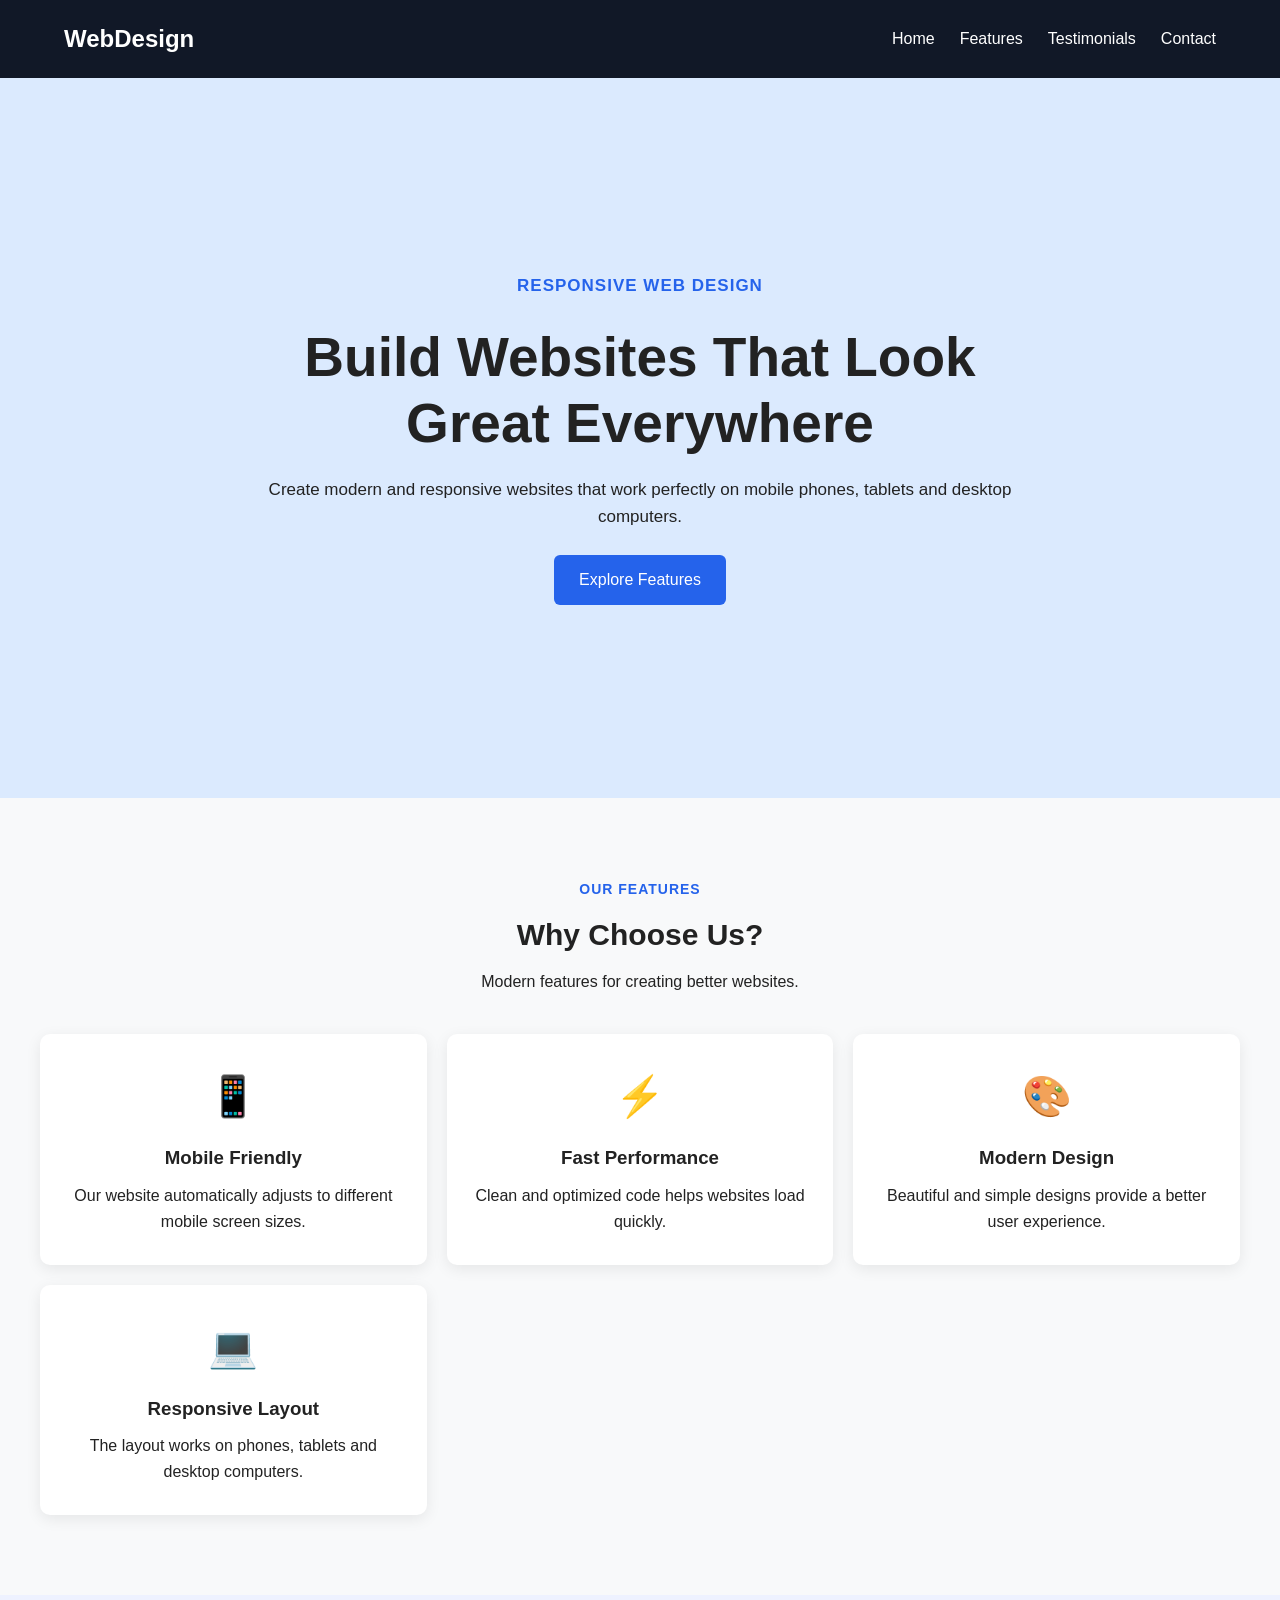
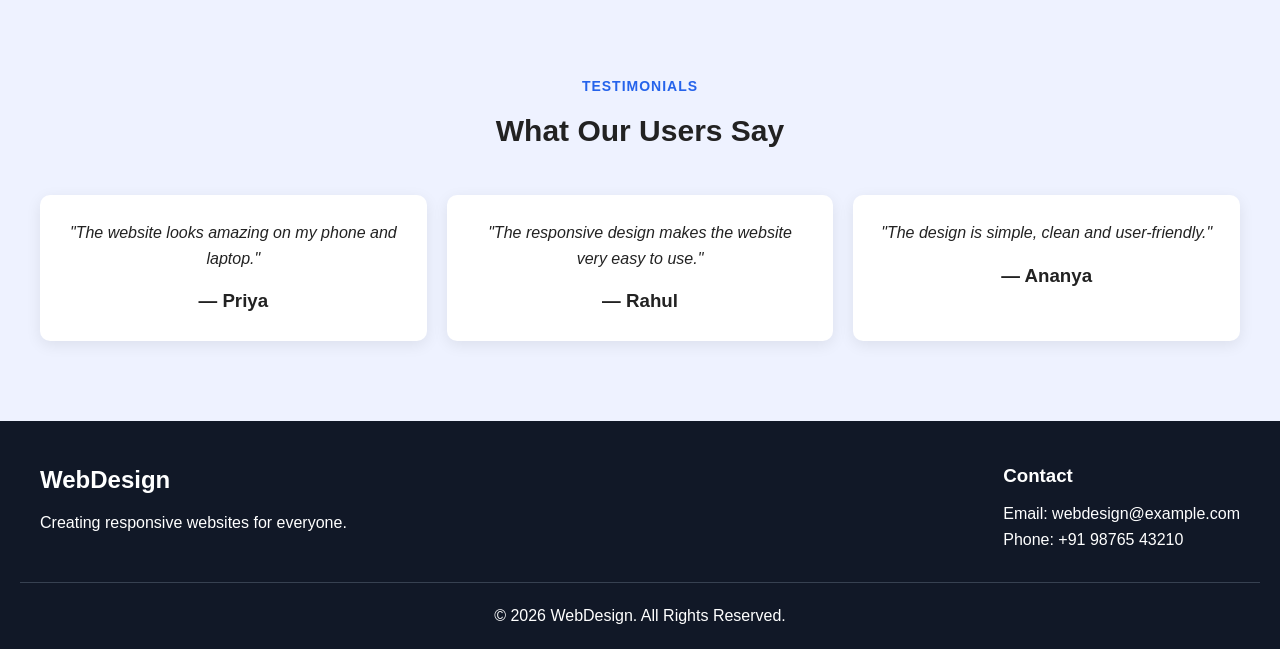
<file: index.html>
<!DOCTYPE html>
<html lang="en">
<head>
    <meta charset="UTF-8">

    <!-- Responsive Design -->
    <meta name="viewport" content="width=device-width, initial-scale=1.0">

    <meta name="description" content="Responsive Design Landing Page">

    <title>Responsive Design</title>

    <!-- Connect CSS -->
    <link rel="stylesheet" href="style.css">
</head>

<body>

    <!-- Navigation -->
    <header>
        <nav class="navbar">

            <h2 class="logo">WebDesign</h2>

            <ul class="nav-links">
                <li><a href="#home">Home</a></li>
                <li><a href="#features">Features</a></li>
                <li><a href="#testimonials">Testimonials</a></li>
                <li><a href="#contact">Contact</a></li>
            </ul>

        </nav>
    </header>


    <!-- Hero Section -->
    <section id="home" class="hero">

        <div class="hero-content">

            <p class="subtitle">RESPONSIVE WEB DESIGN</p>

            <h1>Build Websites That Look Great Everywhere</h1>

            <p>
                Create modern and responsive websites that work perfectly
                on mobile phones, tablets and desktop computers.
            </p>

            <a href="#features" class="button">
                Explore Features
            </a>

        </div>

    </section>


    <!-- Features Section -->
    <section id="features" class="features">

        <div class="section-title">
            <p class="subtitle">OUR FEATURES</p>

            <h2>Why Choose Us?</h2>

            <p>
                Modern features for creating better websites.
            </p>
        </div>


        <!-- CSS Grid -->
        <div class="feature-grid">

            <div class="feature-card">
                <div class="icon">📱</div>

                <h3>Mobile Friendly</h3>

                <p>
                    Our website automatically adjusts to different
                    mobile screen sizes.
                </p>
            </div>


            <div class="feature-card">
                <div class="icon">⚡</div>

                <h3>Fast Performance</h3>

                <p>
                    Clean and optimized code helps websites load
                    quickly.
                </p>
            </div>


            <div class="feature-card">
                <div class="icon">🎨</div>

                <h3>Modern Design</h3>

                <p>
                    Beautiful and simple designs provide a better
                    user experience.
                </p>
            </div>


            <div class="feature-card">
                <div class="icon">💻</div>

                <h3>Responsive Layout</h3>

                <p>
                    The layout works on phones, tablets and
                    desktop computers.
                </p>
            </div>

        </div>

    </section>


    <!-- Testimonials Section -->
    <section id="testimonials" class="testimonials">

        <div class="section-title">

            <p class="subtitle">TESTIMONIALS</p>

            <h2>What Our Users Say</h2>

        </div>


        <!-- Flexbox -->
        <div class="testimonial-container">

            <div class="testimonial-card">

                <p>
                    "The website looks amazing on my phone and laptop."
                </p>

                <h3>— Priya</h3>

            </div>


            <div class="testimonial-card">

                <p>
                    "The responsive design makes the website very easy
                    to use."
                </p>

                <h3>— Rahul</h3>

            </div>


            <div class="testimonial-card">

                <p>
                    "The design is simple, clean and user-friendly."
                </p>

                <h3>— Ananya</h3>

            </div>

        </div>

    </section>


    <!-- Footer -->
    <footer id="contact">

        <div class="footer-content">

            <div>
                <h2>WebDesign</h2>

                <p>
                    Creating responsive websites for everyone.
                </p>
            </div>


            <div>
                <h3>Contact</h3>

                <p>Email: webdesign@example.com</p>

                <p>Phone: +91 98765 43210</p>
            </div>

        </div>


        <p class="copyright">
            © 2026 WebDesign. All Rights Reserved.
        </p>

    </footer>

</body>
</html>
</file>
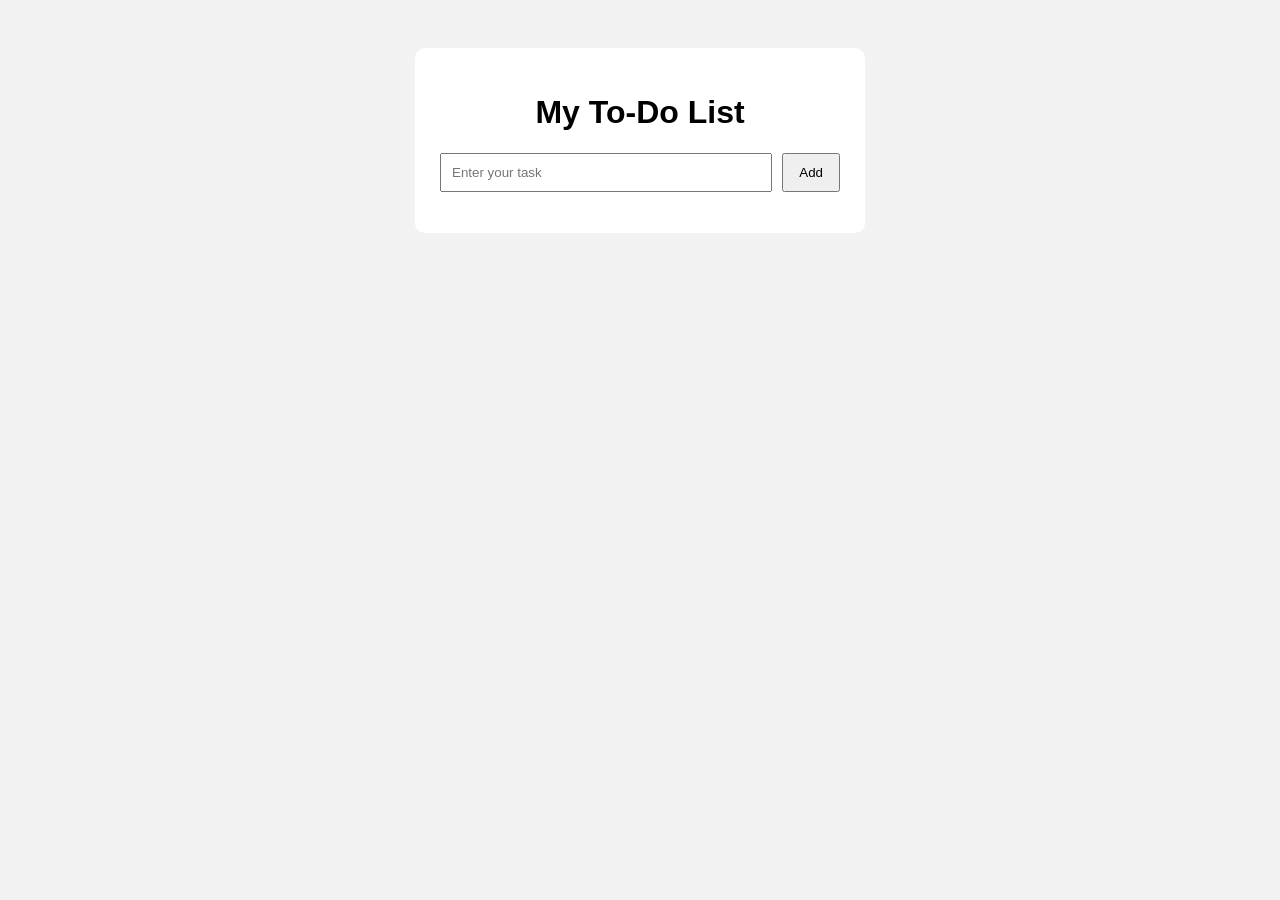
<file: Day3/day4/index.html>
<!DOCTYPE html>
<html lang="en">

<head>
    <meta charset="UTF-8">
    <meta name="viewport" content="width=device-width, initial-scale=1.0">

    <title>To-Do App</title>

    <style>
        body {
            font-family: Arial, sans-serif;
            background-color: #f2f2f2;
            padding: 40px;
        }

        .container {
            width: 400px;
            margin: auto;
            background: white;
            padding: 25px;
            border-radius: 10px;
        }

        h1 {
            text-align: center;
        }

        .input-box {
            display: flex;
            gap: 10px;
        }

        #taskInput {
            flex: 1;
            padding: 10px;
        }

        #addBtn {
            padding: 10px 15px;
            cursor: pointer;
        }

        #taskList {
            list-style: none;
            padding: 0;
        }

        .task {
            display: flex;
            justify-content: space-between;
            align-items: center;
            padding: 10px;
            margin-top: 10px;
            border: 1px solid #ddd;
            border-radius: 5px;
        }

        .completed {
            text-decoration: line-through;
        }

        button {
            cursor: pointer;
        }

        .delete-btn {
            margin-left: 5px;
        }
    </style>
</head>

<body>

    <div class="container">

        <h1>My To-Do List</h1>

        <div class="input-box">

            <input
                type="text"
                id="taskInput"
                placeholder="Enter your task"
            >

            <button id="addBtn">Add</button>

        </div>

        <ul id="taskList"></ul>

    </div>

    <script src="script.js"></script>

</body>

</html>
</file>
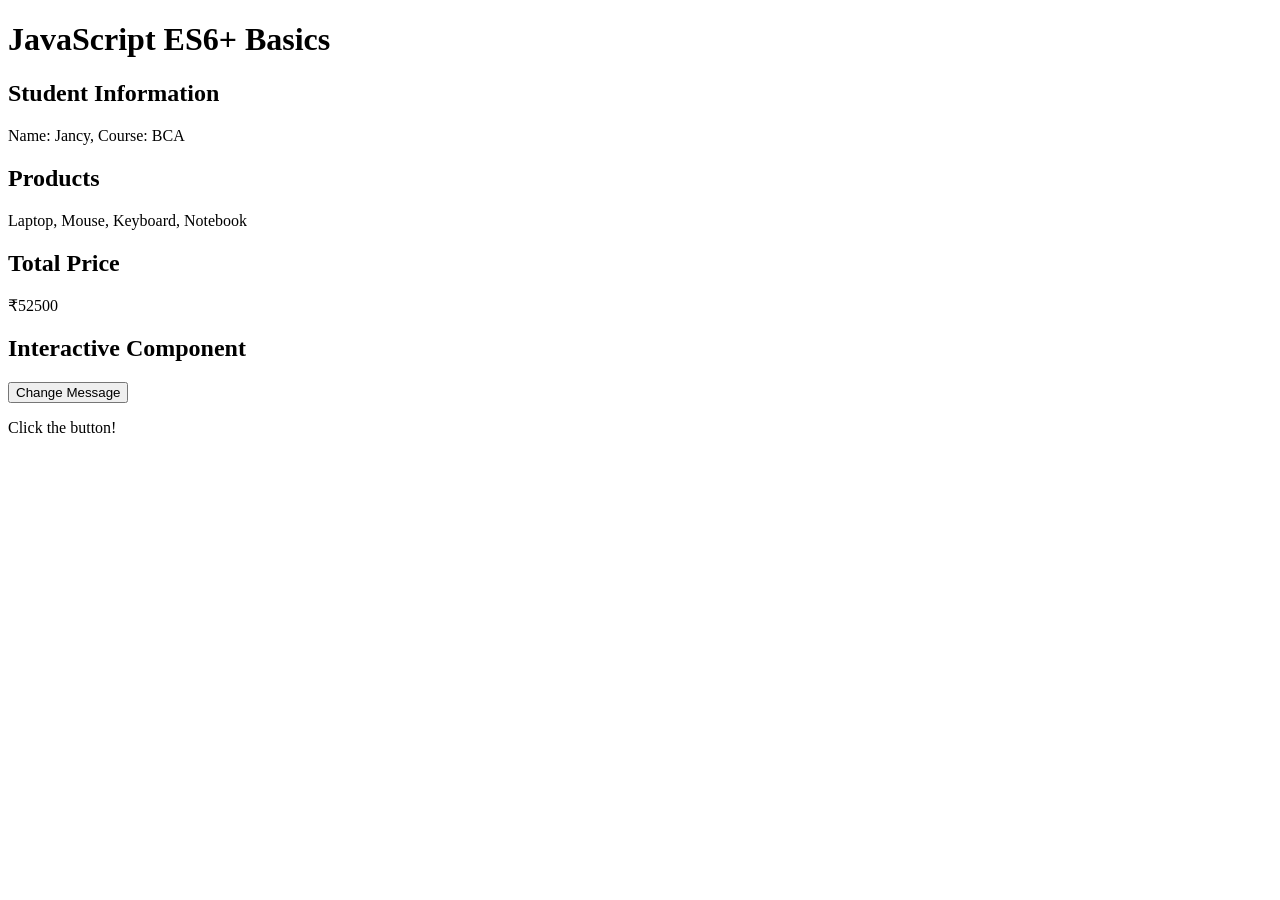
<file: week(day2)/week(day3)/index.html>
<!DOCTYPE html>
<html lang="en">
<head>
    <meta charset="UTF-8">
    <meta name="viewport" content="width=device-width, initial-scale=1.0">
    <title>JavaScript ES6+ Basics</title>
</head>
<body>

    <h1>JavaScript ES6+ Basics</h1>

    <h2>Student Information</h2>
    <p id="student"></p>

    <h2>Products</h2>
    <p id="products"></p>

    <h2>Total Price</h2>
    <p id="total"></p>

    <h2>Interactive Component</h2>
    <button id="changeBtn">Change Message</button>
    <p id="message">Click the button!</p>

    <script src="script.js"></script>
</body>
</html>
</file>
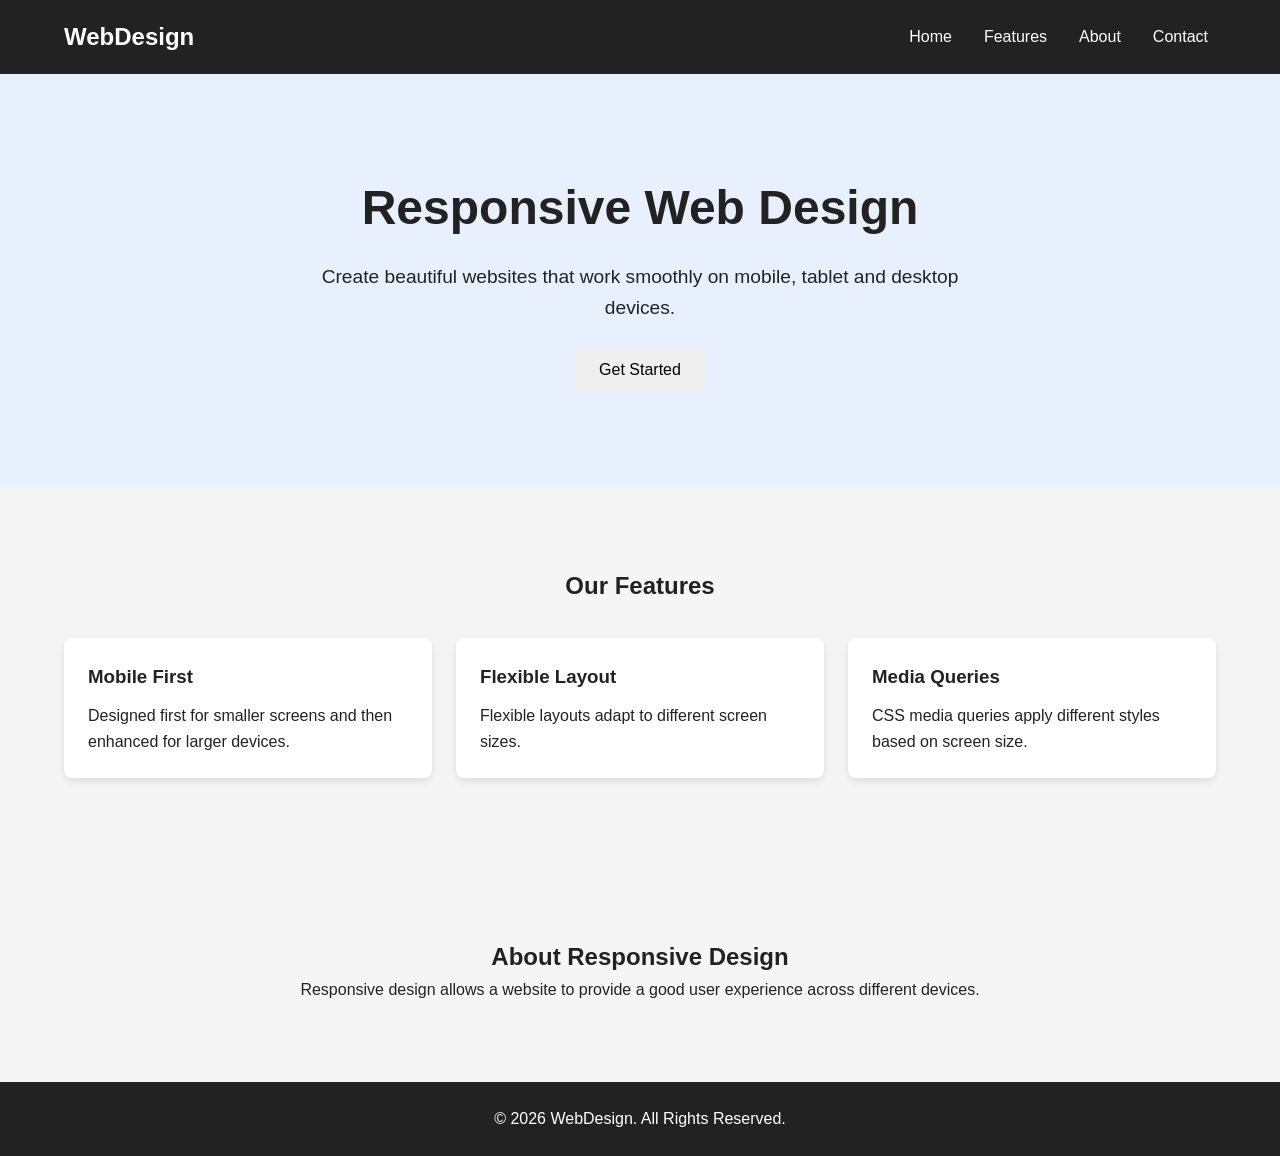
<file: week(day2)/week(day3)/week(day4)/index.html>
<!DOCTYPE html>
<html lang="en">
<head>
    <meta charset="UTF-8">

    <!-- Viewport meta tag for responsive design -->
    <meta name="viewport" content="width=device-width, initial-scale=1.0">

    <title>Responsive Design</title>

    <link rel="stylesheet" href="style.css">
</head>

<body>

    <header class="header">
        <div class="container">
            <h1>WebDesign</h1>

            <nav>
                <a href="#">Home</a>
                <a href="#features">Features</a>
                <a href="#about">About</a>
                <a href="#contact">Contact</a>
            </nav>
        </div>
    </header>

    <main>

        <section class="hero">
            <div class="container">
                <h2>Responsive Web Design</h2>

                <p>
                    Create beautiful websites that work smoothly
                    on mobile, tablet and desktop devices.
                </p>

                <button>Get Started</button>
            </div>
        </section>

        <section id="features" class="features">
            <div class="container">

                <h2>Our Features</h2>

                <div class="feature-grid">

                    <article class="card">
                        <h3>Mobile First</h3>
                        <p>
                            Designed first for smaller screens
                            and then enhanced for larger devices.
                        </p>
                    </article>

                    <article class="card">
                        <h3>Flexible Layout</h3>
                        <p>
                            Flexible layouts adapt to different
                            screen sizes.
                        </p>
                    </article>

                    <article class="card">
                        <h3>Media Queries</h3>
                        <p>
                            CSS media queries apply different
                            styles based on screen size.
                        </p>
                    </article>

                </div>
            </div>
        </section>

        <section id="about" class="about">
            <div class="container">
                <h2>About Responsive Design</h2>

                <p>
                    Responsive design allows a website to provide
                    a good user experience across different devices.
                </p>
            </div>
        </section>

    </main>

    <footer id="contact" class="footer">
        <p>&copy; 2026 WebDesign. All Rights Reserved.</p>
    </footer>

</body>
</html>
</file>
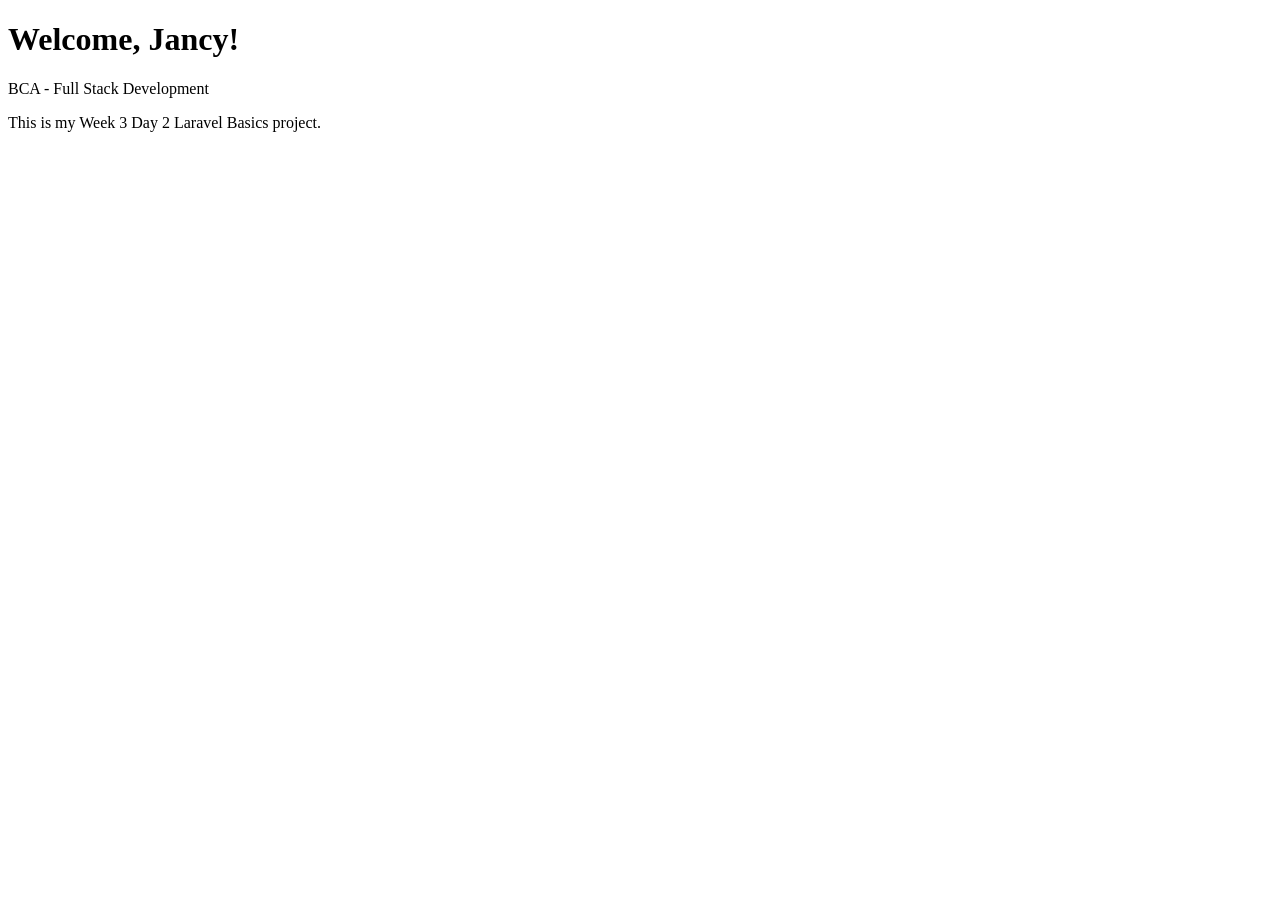
<file: week3(day1)/week3(day2)/home.html>
<!DOCTYPE html>
<html lang="en">
<head>
    <meta charset="UTF-8">
    <meta name="viewport" content="width=device-width, initial-scale=1.0">
    <title>Home</title>
</head>
<body>
    <h1>Welcome, Jancy!</h1>
    <p>BCA - Full Stack Development</p>
    <p>This is my Week 3 Day 2 Laravel Basics project.</p>
</body>
</html>
</file>
<file: style.css>
/* =========================
   RESET
========================= */

* {
    margin: 0;
    padding: 0;
    box-sizing: border-box;
}

html {
    scroll-behavior: smooth;
}

body {
    font-family: Arial, sans-serif;
    line-height: 1.6;
    color: #222;
    background-color: #f8f9fa;
}

a {
    text-decoration: none;
}


/* =========================
   NAVIGATION
   FLEXBOX
========================= */

header {
    background-color: #111827;
}

.navbar {
    width: 90%;
    max-width: 1200px;
    margin: auto;

    display: flex;
    flex-direction: column;
    align-items: center;

    padding: 20px 0;
}

.logo {
    color: white;
    margin-bottom: 15px;
}

.nav-links {
    list-style: none;

    display: flex;
    flex-direction: column;
    align-items: center;

    gap: 10px;
}

.nav-links a {
    color: white;
    transition: 0.3s;
}

.nav-links a:hover {
    color: #60a5fa;
}


/* =========================
   HERO
========================= */

.hero {
    min-height: 80vh;

    display: flex;
    justify-content: center;
    align-items: center;

    text-align: center;

    padding: 40px 20px;

    background-color: #dbeafe;
}

.hero-content {
    max-width: 750px;
}

.subtitle {
    color: #2563eb;
    font-size: 14px;
    font-weight: bold;
    letter-spacing: 1px;
    margin-bottom: 10px;
}

.hero h1 {
    font-size: 36px;
    line-height: 1.2;
    margin-bottom: 20px;
}

.hero p {
    font-size: 17px;
    margin-bottom: 25px;
}

.button {
    display: inline-block;

    background-color: #2563eb;
    color: white;

    padding: 12px 25px;

    border-radius: 6px;

    transition: 0.3s;
}

.button:hover {
    background-color: #1d4ed8;
}


/* =========================
   COMMON SECTION
========================= */

.features,
.testimonials {
    padding: 60px 20px;
}

.section-title {
    text-align: center;

    max-width: 700px;

    margin: 0 auto 40px;
}

.section-title h2 {
    font-size: 30px;
    margin-bottom: 10px;
}


/* =========================
   FEATURES
   CSS GRID
========================= */

.feature-grid {
    max-width: 1200px;
    margin: auto;

    display: grid;

    grid-template-columns: 1fr;

    gap: 20px;
}

.feature-card {
    background-color: white;

    padding: 30px 20px;

    text-align: center;

    border-radius: 10px;

    box-shadow: 0 4px 15px rgba(0, 0, 0, 0.08);

    transition: 0.3s;
}

.feature-card:hover {
    transform: translateY(-5px);
}

.icon {
    font-size: 40px;
    margin-bottom: 15px;
}

.feature-card h3 {
    margin-bottom: 10px;
}


/* =========================
   TESTIMONIALS
   FLEXBOX
========================= */

.testimonials {
    background-color: #eef2ff;
}

.testimonial-container {
    max-width: 1200px;
    margin: auto;

    display: flex;
    flex-direction: column;

    gap: 20px;
}

.testimonial-card {
    background-color: white;

    padding: 25px;

    text-align: center;

    border-radius: 10px;

    box-shadow: 0 4px 15px rgba(0, 0, 0, 0.08);
}

.testimonial-card p {
    margin-bottom: 15px;
    font-style: italic;
}


/* =========================
   FOOTER
========================= */

footer {
    background-color: #111827;
    color: white;

    padding: 40px 20px 20px;
}

.footer-content {
    max-width: 1200px;
    margin: auto;

    display: flex;
    flex-direction: column;

    gap: 25px;
}

.footer-content h2,
.footer-content h3 {
    margin-bottom: 10px;
}

.copyright {
    text-align: center;

    margin-top: 30px;

    padding-top: 20px;

    border-top: 1px solid #374151;
}


/* =========================
   320px
========================= */

@media (min-width: 320px) {

    .hero h1 {
        font-size: 40px;
    }

}


/* =========================
   768px - TABLET
========================= */

@media (min-width: 768px) {

    /* Navigation becomes horizontal */

    .navbar {
        flex-direction: row;
        justify-content: space-between;
    }

    .logo {
        margin-bottom: 0;
    }

    .nav-links {
        flex-direction: row;
        gap: 25px;
    }


    /* Features: 2 columns */

    .feature-grid {
        grid-template-columns: repeat(2, 1fr);
    }


    /* Testimonials: horizontal */

    .testimonial-container {
        flex-direction: row;
    }

    .testimonial-card {
        flex: 1;
    }


    /* Footer */

    .footer-content {
        flex-direction: row;
        justify-content: space-between;
    }

}


/* =========================
   1024px - DESKTOP
========================= */

@media (min-width: 1024px) {

    .hero h1 {
        font-size: 55px;
    }

    /* Features: 3 columns */

    .feature-grid {
        grid-template-columns: repeat(3, 1fr);
    }

    .features,
    .testimonials {
        padding: 80px 30px;
    }

}


/* =========================
   1440px - LARGE DESKTOP
========================= */

@media (min-width: 1440px) {

    .hero h1 {
        font-size: 64px;
    }

    .hero-content {
        max-width: 900px;
    }

    .navbar,
    .feature-grid,
    .testimonial-container,
    .footer-content {
        max-width: 1300px;
    }

}
</file>
<file: week(day2)/week(day3)/week(day4)/style.css>
/* =========================================
   Week 1 - Day 4
   Responsive Design & Media Queries
   ========================================= */

/* Basic Reset */

* {
    margin: 0;
    padding: 0;
    box-sizing: border-box;
}

html {
    font-size: 100%;
}

body {
    font-family: Arial, sans-serif;
    line-height: 1.6;
    background: #f5f5f5;
    color: #222;
}


/* =========================================
   Container
   ========================================= */

.container {
    width: 90%;
    max-width: 75rem;
    margin: 0 auto;
}


/* =========================================
   Header
   ========================================= */

.header {
    background: #222;
    padding: 1rem 0;
}

.header .container {
    display: flex;
    flex-direction: column;
    gap: 1rem;
}

.header h1 {
    color: white;
    font-size: 1.5rem;
}

nav {
    display: flex;
    flex-direction: column;
    gap: 0.5rem;
}

nav a {
    color: white;
    text-decoration: none;
    padding: 0.5rem;
}


/* =========================================
   Hero Section
   ========================================= */

.hero {
    padding: 4rem 0;
    text-align: center;
    background: #e8f0fe;
}

.hero h2 {
    font-size: 2rem;
    margin-bottom: 1rem;
}

.hero p {
    max-width: 40rem;
    margin: 0 auto 1.5rem;
}

button {
    border: none;
    padding: 0.8rem 1.5rem;
    cursor: pointer;
    border-radius: 0.4rem;
    font-size: 1rem;
}


/* =========================================
   Features
   ========================================= */

.features {
    padding: 3rem 0;
}

.features h2 {
    text-align: center;
    margin-bottom: 2rem;
}

.feature-grid {
    display: grid;
    grid-template-columns: 1fr;
    gap: 1.5rem;
}

.card {
    background: white;
    padding: 1.5rem;
    border-radius: 0.5rem;
    box-shadow: 0 0.2rem 0.5rem rgba(0, 0, 0, 0.1);
}

.card h3 {
    margin-bottom: 0.7rem;
}


/* =========================================
   About
   ========================================= */

.about {
    padding: 3rem 0;
    text-align: center;
}


/* =========================================
   Footer
   ========================================= */

.footer {
    text-align: center;
    padding: 1.5rem;
    background: #222;
    color: white;
}


/* =========================================
   TABLET - 768px
   ========================================= */

@media (min-width: 48rem) {

    .header .container {
        flex-direction: row;
        justify-content: space-between;
        align-items: center;
    }

    nav {
        flex-direction: row;
        gap: 1rem;
    }

    .hero {
        padding: 6rem 0;
    }

    .hero h2 {
        font-size: 2.5rem;
    }

    .feature-grid {
        grid-template-columns: repeat(2, 1fr);
    }
}


/* =========================================
   DESKTOP - 1200px
   ========================================= */

@media (min-width: 75rem) {

    .hero h2 {
        font-size: 3rem;
    }

    .hero p {
        font-size: 1.2rem;
    }

    .feature-grid {
        grid-template-columns: repeat(3, 1fr);
    }

    .features,
    .about {
        padding: 5rem 0;
    }
}
</file>
